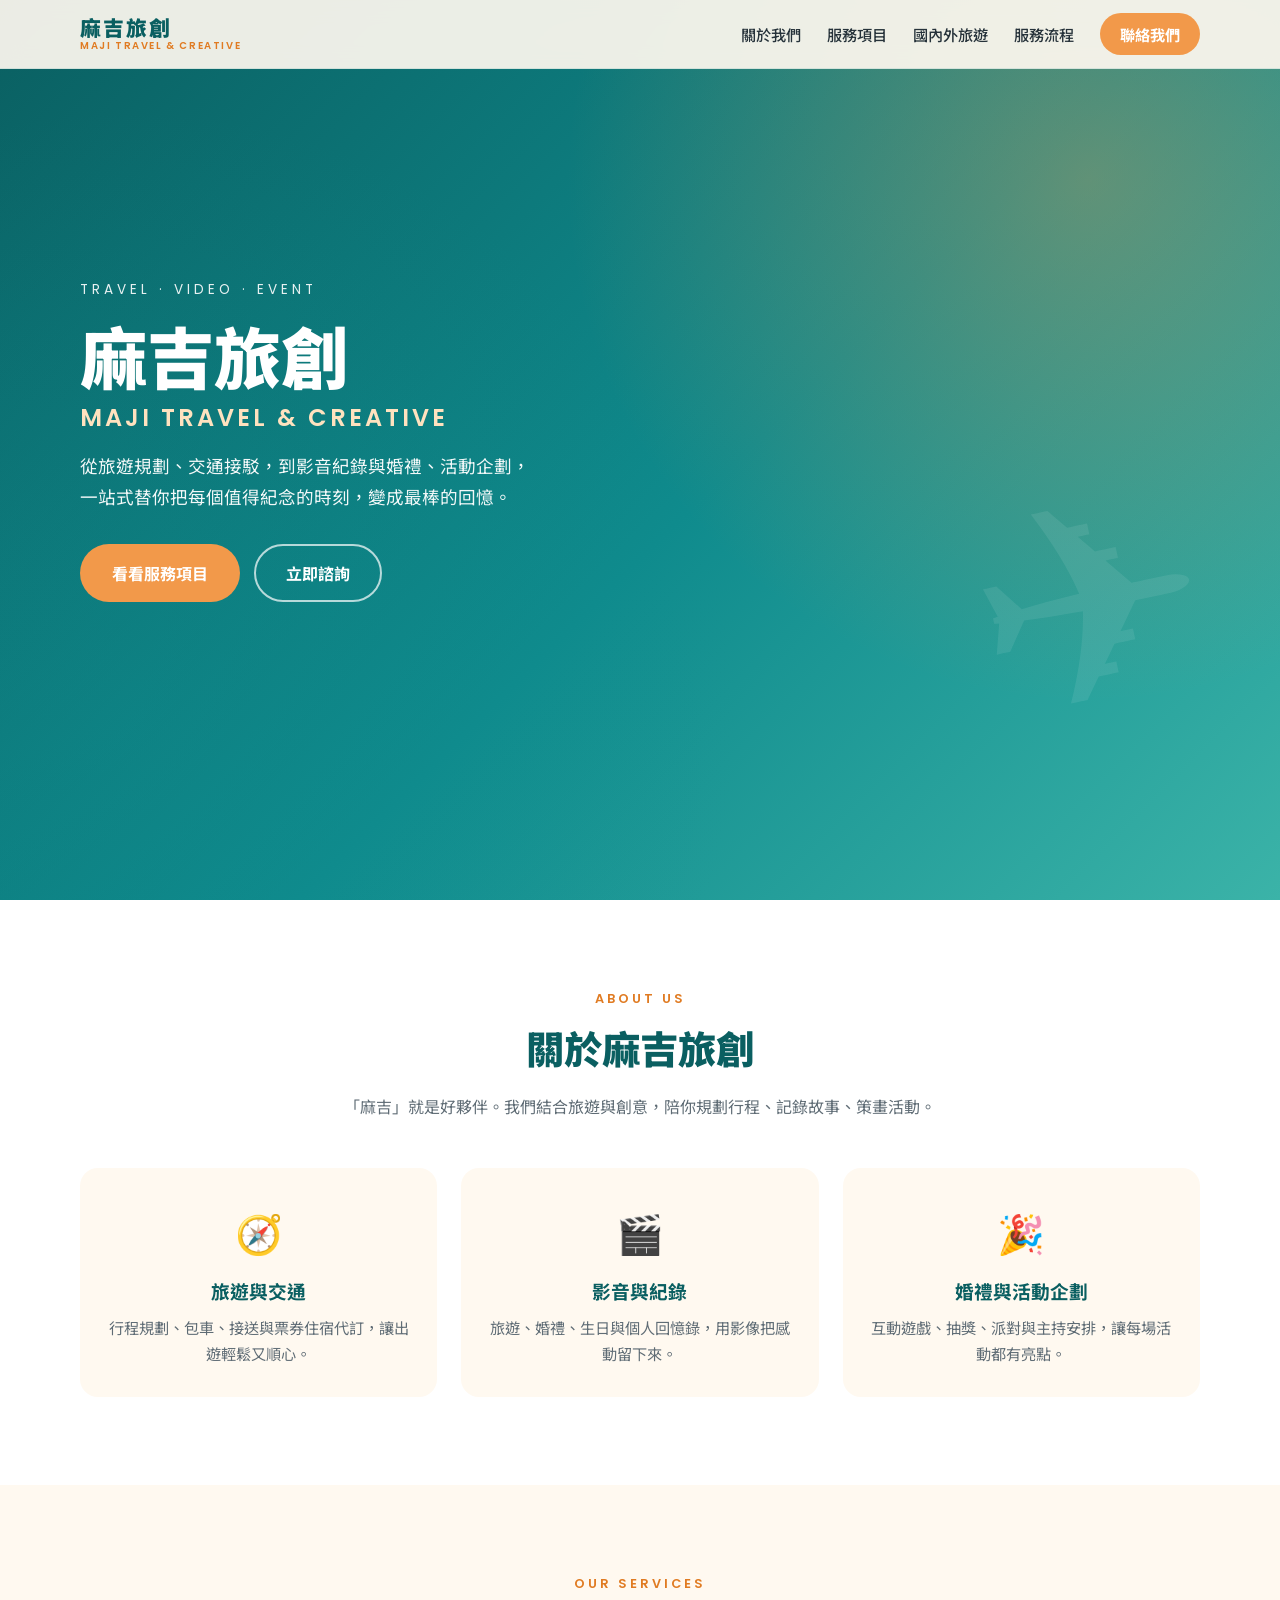
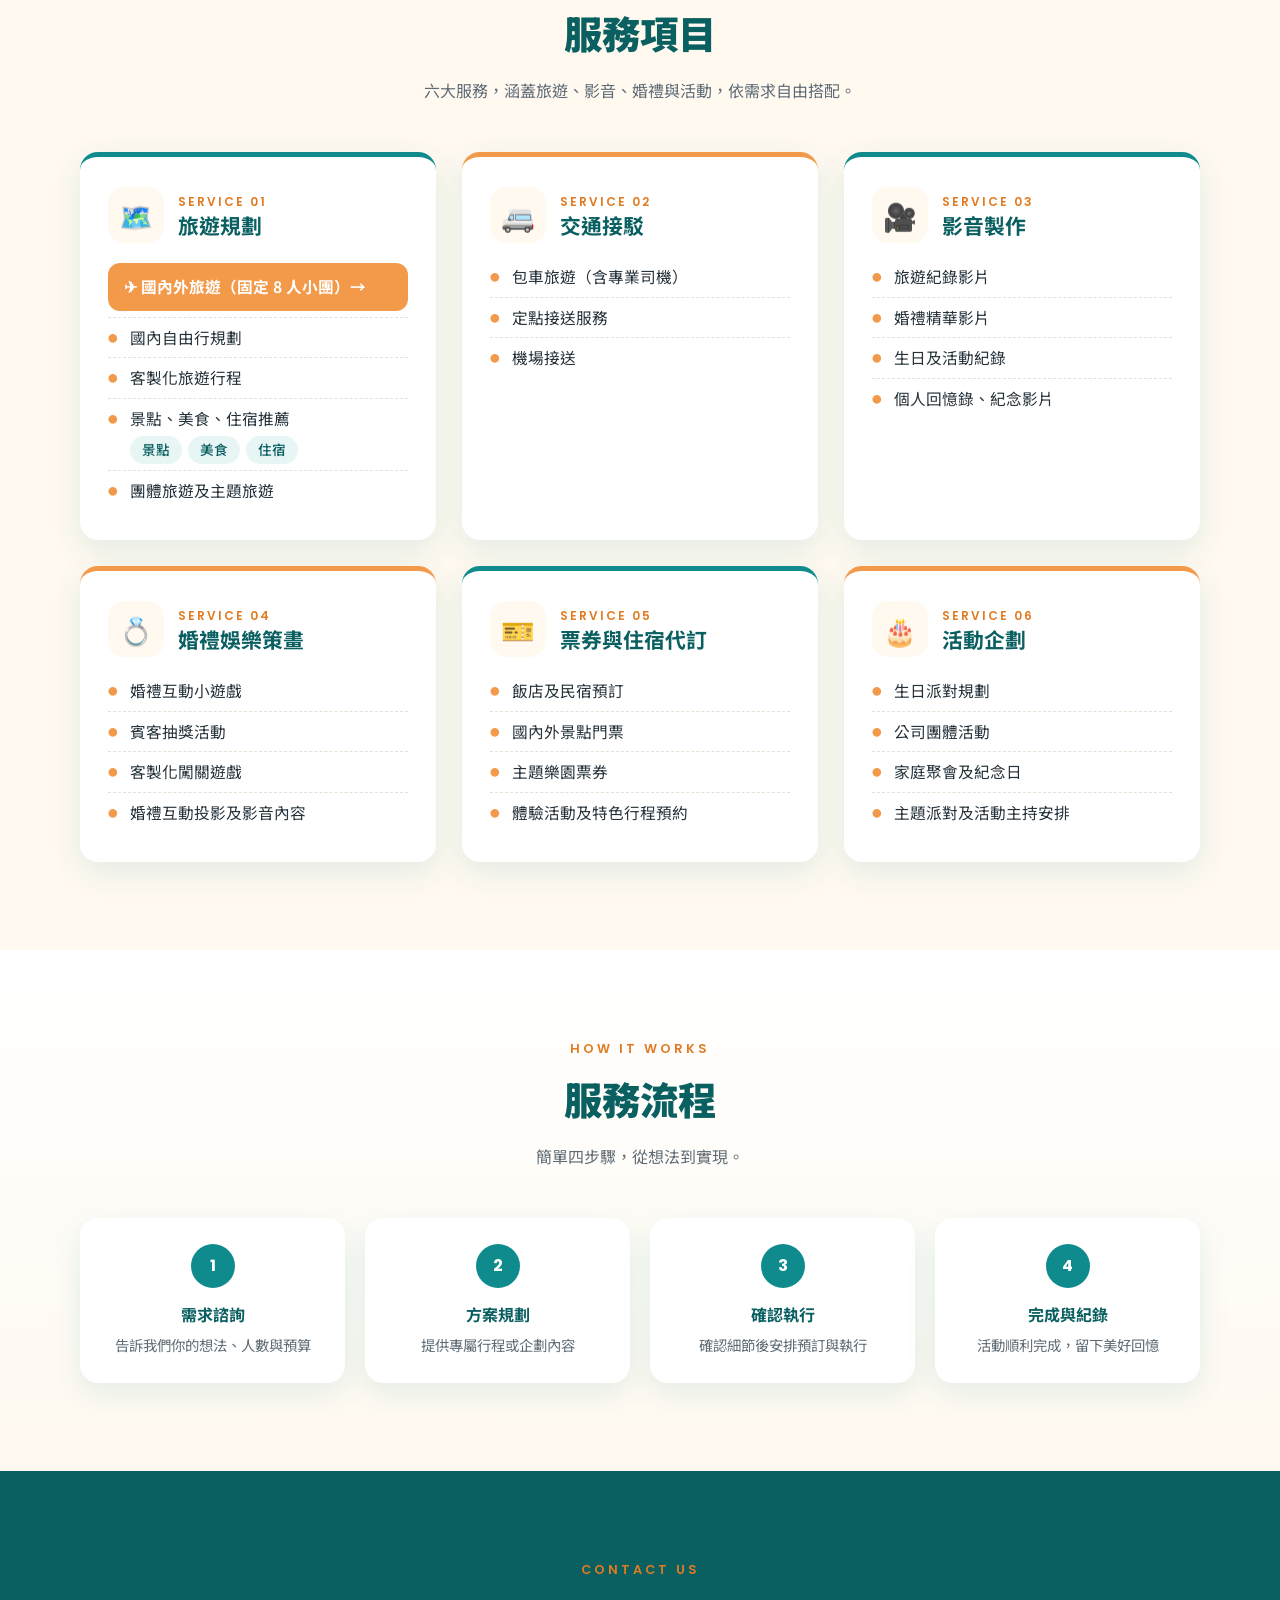
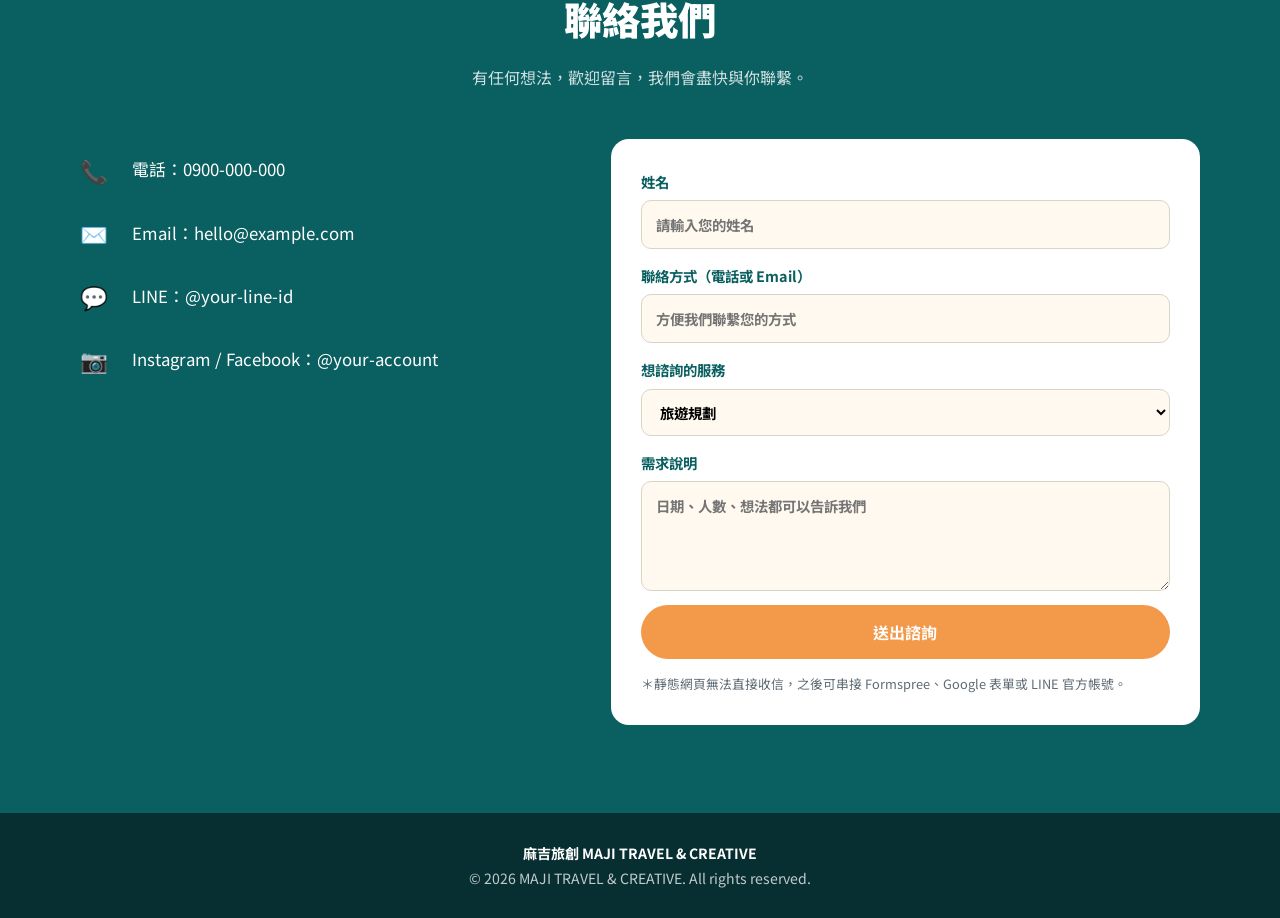
<file: index.html>
<!DOCTYPE html>
<html lang="zh-Hant">
<head>
  <meta charset="UTF-8">
  <meta name="viewport" content="width=device-width, initial-scale=1.0">
  <title>麻吉旅創 MAJI TRAVEL & CREATIVE｜旅遊規劃・影音製作・活動企劃</title>
  <meta name="description" content="麻吉旅創 MAJI TRAVEL & CREATIVE 提供旅遊規劃、交通接駁、影音製作、婚禮娛樂策畫、票券與住宿代訂、活動企劃等服務。">
  <link rel="preconnect" href="https://fonts.googleapis.com">
  <link rel="preconnect" href="https://fonts.gstatic.com" crossorigin>
  <link href="https://fonts.googleapis.com/css2?family=Noto+Sans+TC:wght@400;500;700;900&family=Poppins:wght@500;600;700&display=swap" rel="stylesheet">
  <style>
    :root {
      --teal: #0f8b8d;
      --teal-dark: #0a5f61;
      --orange: #f2994a;
      --orange-dark: #e07b22;
      --cream: #fff9f0;
      --ink: #26323a;
      --muted: #5f6c75;
      --card: #ffffff;
      --radius: 18px;
      --shadow: 0 10px 30px rgba(15, 139, 141, 0.12);
    }
    * { box-sizing: border-box; margin: 0; padding: 0; }
    html { scroll-behavior: smooth; scroll-padding-top: 76px; }
    body {
      font-family: "Noto Sans TC", "Microsoft JhengHei", sans-serif;
      color: var(--ink);
      background: var(--cream);
      line-height: 1.75;
    }
    a { color: inherit; text-decoration: none; }
    ul { list-style: none; }
    .container { width: min(1120px, 92%); margin: 0 auto; }

    /* ---------- Header ---------- */
    header {
      position: fixed; top: 0; left: 0; right: 0; z-index: 100;
      background: rgba(255, 249, 240, 0.92);
      backdrop-filter: blur(10px);
      border-bottom: 1px solid rgba(15, 139, 141, 0.12);
    }
    .nav { display: flex; align-items: center; justify-content: space-between; height: 68px; }
    .brand { display: flex; flex-direction: column; line-height: 1.15; }
    .brand strong { font-size: 1.3rem; color: var(--teal-dark); font-weight: 900; letter-spacing: 2px; }
    .brand span { font-family: "Poppins", sans-serif; font-size: 0.62rem; letter-spacing: 1.6px; color: var(--orange-dark); font-weight: 600; }
    .menu { display: flex; gap: 26px; align-items: center; font-weight: 500; font-size: 0.95rem; }
    .menu a:hover { color: var(--teal); }
    .menu .cta {
      background: var(--orange); color: #fff; padding: 8px 20px; border-radius: 999px; font-weight: 700;
      transition: background .2s, transform .2s;
    }
    .menu .cta:hover { background: var(--orange-dark); color: #fff; transform: translateY(-1px); }
    .burger { display: none; background: none; border: 0; font-size: 1.8rem; color: var(--teal-dark); cursor: pointer; }

    /* ---------- Hero ---------- */
    .hero {
      min-height: 100vh;
      display: flex; align-items: center;
      padding-top: 68px;
      background:
        radial-gradient(circle at 85% 20%, rgba(242,153,74,.35), transparent 40%),
        radial-gradient(circle at 10% 80%, rgba(15,139,141,.30), transparent 45%),
        linear-gradient(135deg, #0a5f61 0%, #0f8b8d 55%, #3bb3a8 100%);
      color: #fff;
      position: relative; overflow: hidden;
    }
    .hero::after {
      content: "✈"; position: absolute; right: 6%; bottom: 8%;
      font-size: clamp(8rem, 22vw, 18rem); opacity: .08; transform: rotate(-12deg);
    }
    .hero-inner { position: relative; z-index: 1; max-width: 720px; }
    .eyebrow { font-family: "Poppins", sans-serif; letter-spacing: 4px; font-size: .85rem; opacity: .9; }
    .hero h1 { font-size: clamp(2.4rem, 6vw, 4.2rem); line-height: 1.2; margin: 14px 0 8px; font-weight: 900; }
    .hero h1 small { display: block; font-family: "Poppins", sans-serif; font-size: clamp(1rem, 2.4vw, 1.5rem); letter-spacing: 3px; font-weight: 600; color: #ffe2bf; margin-top: 8px; }
    .hero p { font-size: 1.1rem; opacity: .95; margin: 18px 0 32px; max-width: 560px; }
    .btns { display: flex; gap: 14px; flex-wrap: wrap; }
    .btn {
      display: inline-block; padding: 13px 30px; border-radius: 999px; font-weight: 700;
      border: 2px solid transparent; transition: all .2s; cursor: pointer; font-size: 1rem; font-family: inherit;
    }
    .btn-primary { background: var(--orange); color: #fff; }
    .btn-primary:hover { background: var(--orange-dark); transform: translateY(-2px); }
    .btn-ghost { border-color: rgba(255,255,255,.7); color: #fff; }
    .btn-ghost:hover { background: rgba(255,255,255,.15); }

    /* ---------- Sections ---------- */
    section { padding: 88px 0; }
    .section-head { text-align: center; margin-bottom: 48px; }
    .section-head .tag { font-family: "Poppins", sans-serif; color: var(--orange-dark); letter-spacing: 3px; font-size: .8rem; font-weight: 600; }
    .section-head h2 { font-size: clamp(1.8rem, 4vw, 2.4rem); color: var(--teal-dark); margin-top: 4px; font-weight: 900; }
    .section-head p { color: var(--muted); max-width: 600px; margin: 10px auto 0; }

    /* About */
    .about { background: #fff; }
    .about-grid { display: grid; grid-template-columns: repeat(3, 1fr); gap: 24px; }
    .about-item { text-align: center; padding: 30px 22px; border-radius: var(--radius); background: var(--cream); }
    .about-item .ico { font-size: 2.4rem; }
    .about-item h3 { margin: 10px 0 6px; color: var(--teal-dark); }
    .about-item p { color: var(--muted); font-size: .95rem; }

    /* Services */
    .services-grid { display: grid; grid-template-columns: repeat(auto-fit, minmax(320px, 1fr)); gap: 26px; }
    .card {
      background: var(--card); border-radius: var(--radius); padding: 30px 28px;
      box-shadow: var(--shadow); border-top: 5px solid var(--teal);
      transition: transform .25s, box-shadow .25s;
    }
    .card:nth-child(even) { border-top-color: var(--orange); }
    .card:hover { transform: translateY(-6px); box-shadow: 0 16px 36px rgba(15,139,141,.2); }
    .card-top { display: flex; align-items: center; gap: 14px; margin-bottom: 14px; }
    .card-top .ico {
      width: 56px; height: 56px; display: grid; place-items: center; font-size: 1.7rem;
      background: var(--cream); border-radius: 16px;
    }
    .card-top .num { font-family: "Poppins", sans-serif; font-size: .75rem; color: var(--orange-dark); font-weight: 600; letter-spacing: 2px; }
    .card-top h3 { font-size: 1.3rem; color: var(--teal-dark); line-height: 1.3; }
    .card li { position: relative; padding: 6px 0 6px 22px; border-bottom: 1px dashed #e6e0d5; font-size: .98rem; }
    .card li:last-child { border-bottom: 0; }
    .card li::before { content: "●"; position: absolute; left: 0; color: var(--orange); font-size: .6rem; top: 12px; }
    .card li ul { margin-top: 4px; display: flex; flex-wrap: wrap; gap: 6px; }
    .card li ul li {
      padding: 2px 12px; border: 0; background: #e8f5f5; color: var(--teal-dark);
      border-radius: 999px; font-size: .85rem; font-weight: 500;
    }
    .card li ul li::before { display: none; }

    .card li.featured { padding-left: 0; }
    .card li.featured::before { display: none; }
    .card li.featured a {
      display: block; background: var(--orange); color: #fff; font-weight: 700;
      padding: 10px 16px; border-radius: 12px; transition: background .2s, transform .2s;
    }
    .card li.featured a:hover { background: var(--orange-dark); transform: translateY(-2px); }

    /* Process */
    .process { background: linear-gradient(180deg, #fff 0%, var(--cream) 100%); }
    .steps { display: grid; grid-template-columns: repeat(4, 1fr); gap: 20px; counter-reset: step; }
    .step { text-align: center; padding: 26px 16px; background: #fff; border-radius: var(--radius); box-shadow: var(--shadow); }
    .step::before {
      counter-increment: step; content: counter(step);
      display: grid; place-items: center; width: 44px; height: 44px; margin: 0 auto 12px;
      border-radius: 50%; background: var(--teal); color: #fff; font-family: "Poppins", sans-serif; font-weight: 700;
    }
    .step h4 { color: var(--teal-dark); margin-bottom: 4px; }
    .step p { color: var(--muted); font-size: .9rem; }

    /* Contact */
    .contact { background: var(--teal-dark); color: #fff; }
    .contact .section-head h2 { color: #fff; }
    .contact .section-head p { color: rgba(255,255,255,.8); }
    .contact-grid { display: grid; grid-template-columns: 1fr 1.2fr; gap: 40px; align-items: start; }
    .contact-info li { padding: 12px 0; display: flex; gap: 12px; align-items: center; font-size: 1.05rem; }
    .contact-info .ico { font-size: 1.4rem; width: 40px; }
    form { background: #fff; color: var(--ink); padding: 30px; border-radius: var(--radius); display: grid; gap: 14px; }
    label { font-weight: 700; font-size: .9rem; color: var(--teal-dark); display: grid; gap: 6px; }
    input, select, textarea {
      font: inherit; padding: 11px 14px; border: 1.5px solid #d9d4c8; border-radius: 10px; background: var(--cream);
    }
    input:focus, select:focus, textarea:focus { outline: none; border-color: var(--teal); background: #fff; }
    textarea { min-height: 110px; resize: vertical; }
    .form-note { font-size: .8rem; color: var(--muted); }
    .toast { display: none; background: #e8f5f5; color: var(--teal-dark); padding: 12px 16px; border-radius: 10px; font-weight: 700; }

    footer { background: #072f31; color: rgba(255,255,255,.75); text-align: center; padding: 28px 0; font-size: .88rem; }
    footer strong { color: #fff; }

    /* Reveal animation */
    .reveal { opacity: 0; transform: translateY(24px); transition: opacity .7s, transform .7s; }
    .reveal.show { opacity: 1; transform: none; }

    /* ---------- Responsive ---------- */
    @media (max-width: 860px) {
      .burger { display: block; }
      .menu {
        position: absolute; top: 68px; left: 0; right: 0; flex-direction: column; gap: 0;
        background: var(--cream); border-bottom: 1px solid rgba(15,139,141,.15);
        max-height: 0; overflow: hidden; transition: max-height .3s;
      }
      .menu.open { max-height: 420px; }
      .menu a { padding: 14px 0; width: 100%; text-align: center; }
      .menu .cta { border-radius: 0; background: transparent; color: var(--orange-dark); }
      .about-grid, .contact-grid { grid-template-columns: 1fr; }
      .steps { grid-template-columns: repeat(2, 1fr); }
      .services-grid { grid-template-columns: 1fr; }
      section { padding: 64px 0; }
    }
    @media (max-width: 480px) { .steps { grid-template-columns: 1fr; } }
  </style>
</head>
<body>

  <!-- ===== Header ===== -->
  <header>
    <div class="container nav">
      <a href="#home" class="brand">
        <strong>麻吉旅創</strong>
        <span>MAJI TRAVEL &amp; CREATIVE</span>
      </a>
      <button class="burger" id="burger" aria-label="開啟選單">☰</button>
      <nav class="menu" id="menu">
        <a href="#about">關於我們</a>
        <a href="#services">服務項目</a>
        <a href="travel.html">國內外旅遊</a>
        <a href="#process">服務流程</a>
        <a href="#contact" class="cta">聯絡我們</a>
      </nav>
    </div>
  </header>

  <!-- ===== Hero ===== -->
  <section class="hero" id="home">
    <div class="container">
      <div class="hero-inner">
        <div class="eyebrow">TRAVEL · VIDEO · EVENT</div>
        <h1>麻吉旅創
          <small>MAJI TRAVEL &amp; CREATIVE</small>
        </h1>
        <p>從旅遊規劃、交通接駁，到影音紀錄與婚禮、活動企劃，<br>一站式替你把每個值得紀念的時刻，變成最棒的回憶。</p>
        <div class="btns">
          <a href="#services" class="btn btn-primary">看看服務項目</a>
          <a href="#contact" class="btn btn-ghost">立即諮詢</a>
        </div>
      </div>
    </div>
  </section>

  <!-- ===== About ===== -->
  <section class="about" id="about">
    <div class="container">
      <div class="section-head reveal">
        <div class="tag">ABOUT US</div>
        <h2>關於麻吉旅創</h2>
        <p>「麻吉」就是好夥伴。我們結合旅遊與創意，陪你規劃行程、記錄故事、策畫活動。</p>
      </div>
      <div class="about-grid">
        <div class="about-item reveal">
          <div class="ico">🧭</div>
          <h3>旅遊與交通</h3>
          <p>行程規劃、包車、接送與票券住宿代訂，讓出遊輕鬆又順心。</p>
        </div>
        <div class="about-item reveal">
          <div class="ico">🎬</div>
          <h3>影音與紀錄</h3>
          <p>旅遊、婚禮、生日與個人回憶錄，用影像把感動留下來。</p>
        </div>
        <div class="about-item reveal">
          <div class="ico">🎉</div>
          <h3>婚禮與活動企劃</h3>
          <p>互動遊戲、抽獎、派對與主持安排，讓每場活動都有亮點。</p>
        </div>
      </div>
    </div>
  </section>

  <!-- ===== Services ===== -->
  <section id="services">
    <div class="container">
      <div class="section-head reveal">
        <div class="tag">OUR SERVICES</div>
        <h2>服務項目</h2>
        <p>六大服務，涵蓋旅遊、影音、婚禮與活動，依需求自由搭配。</p>
      </div>

      <div class="services-grid">

        <article class="card reveal">
          <div class="card-top">
            <div class="ico">🗺️</div>
            <div><div class="num">SERVICE 01</div><h3>旅遊規劃</h3></div>
          </div>
          <ul>
            <li class="featured"><a href="travel.html">✈ 國內外旅遊（固定 8 人小團）→</a></li>
            <li>國內自由行規劃</li>
            <li>客製化旅遊行程</li>
            <li>景點、美食、住宿推薦
              <ul>
                <li>景點</li><li>美食</li><li>住宿</li>
              </ul>
            </li>
            <li>團體旅遊及主題旅遊</li>
          </ul>
        </article>

        <article class="card reveal">
          <div class="card-top">
            <div class="ico">🚐</div>
            <div><div class="num">SERVICE 02</div><h3>交通接駁</h3></div>
          </div>
          <ul>
            <li>包車旅遊（含專業司機）</li>
            <li>定點接送服務</li>
            <li>機場接送</li>
          </ul>
        </article>

        <article class="card reveal">
          <div class="card-top">
            <div class="ico">🎥</div>
            <div><div class="num">SERVICE 03</div><h3>影音製作</h3></div>
          </div>
          <ul>
            <li>旅遊紀錄影片</li>
            <li>婚禮精華影片</li>
            <li>生日及活動紀錄</li>
            <li>個人回憶錄、紀念影片</li>
          </ul>
        </article>

        <article class="card reveal">
          <div class="card-top">
            <div class="ico">💍</div>
            <div><div class="num">SERVICE 04</div><h3>婚禮娛樂策畫</h3></div>
          </div>
          <ul>
            <li>婚禮互動小遊戲</li>
            <li>賓客抽獎活動</li>
            <li>客製化闖關遊戲</li>
            <li>婚禮互動投影及影音內容</li>
          </ul>
        </article>

        <article class="card reveal">
          <div class="card-top">
            <div class="ico">🎫</div>
            <div><div class="num">SERVICE 05</div><h3>票券與住宿代訂</h3></div>
          </div>
          <ul>
            <li>飯店及民宿預訂</li>
            <li>國內外景點門票</li>
            <li>主題樂園票券</li>
            <li>體驗活動及特色行程預約</li>
          </ul>
        </article>

        <article class="card reveal">
          <div class="card-top">
            <div class="ico">🎂</div>
            <div><div class="num">SERVICE 06</div><h3>活動企劃</h3></div>
          </div>
          <ul>
            <li>生日派對規劃</li>
            <li>公司團體活動</li>
            <li>家庭聚會及紀念日</li>
            <li>主題派對及活動主持安排</li>
          </ul>
        </article>

      </div>
    </div>
  </section>

  <!-- ===== Process ===== -->
  <section class="process" id="process">
    <div class="container">
      <div class="section-head reveal">
        <div class="tag">HOW IT WORKS</div>
        <h2>服務流程</h2>
        <p>簡單四步驟，從想法到實現。</p>
      </div>
      <div class="steps">
        <div class="step reveal"><h4>需求諮詢</h4><p>告訴我們你的想法、人數與預算</p></div>
        <div class="step reveal"><h4>方案規劃</h4><p>提供專屬行程或企劃內容</p></div>
        <div class="step reveal"><h4>確認執行</h4><p>確認細節後安排預訂與執行</p></div>
        <div class="step reveal"><h4>完成與紀錄</h4><p>活動順利完成，留下美好回憶</p></div>
      </div>
    </div>
  </section>

  <!-- ===== Contact ===== -->
  <section class="contact" id="contact">
    <div class="container">
      <div class="section-head reveal">
        <div class="tag">CONTACT US</div>
        <h2>聯絡我們</h2>
        <p>有任何想法，歡迎留言，我們會盡快與你聯繫。</p>
      </div>
      <div class="contact-grid">
        <ul class="contact-info reveal">
          <!-- TODO：請改成你們真實的聯絡資訊 -->
          <li><span class="ico">📞</span> 電話：0900-000-000</li>
          <li><span class="ico">✉️</span> Email：hello@example.com</li>
          <li><span class="ico">💬</span> LINE：@your-line-id</li>
          <li><span class="ico">📷</span> Instagram / Facebook：@your-account</li>
        </ul>

        <form class="reveal" id="contactForm">
          <label>姓名
            <input type="text" name="name" required placeholder="請輸入您的姓名">
          </label>
          <label>聯絡方式（電話或 Email）
            <input type="text" name="contact" required placeholder="方便我們聯繫您的方式">
          </label>
          <label>想諮詢的服務
            <select name="service">
              <option>旅遊規劃</option>
              <option>交通接駁</option>
              <option>影音製作</option>
              <option>婚禮娛樂策畫</option>
              <option>票券與住宿代訂</option>
              <option>活動企劃</option>
              <option>其他</option>
            </select>
          </label>
          <label>需求說明
            <textarea name="message" placeholder="日期、人數、想法都可以告訴我們"></textarea>
          </label>
          <button type="submit" class="btn btn-primary">送出諮詢</button>
          <div class="toast" id="toast">謝謝您的留言！（此為示範表單，尚未串接寄送功能）</div>
          <p class="form-note">＊靜態網頁無法直接收信，之後可串接 Formspree、Google 表單或 LINE 官方帳號。</p>
        </form>
      </div>
    </div>
  </section>

  <footer>
    <div class="container">
      <p><strong>麻吉旅創 MAJI TRAVEL &amp; CREATIVE</strong></p>
      <p>&copy; <span id="year">2026</span> MAJI TRAVEL &amp; CREATIVE. All rights reserved.</p>
    </div>
  </footer>

  <script>
    // 手機版選單
    const burger = document.getElementById('burger');
    const menu = document.getElementById('menu');
    burger.addEventListener('click', () => menu.classList.toggle('open'));
    menu.querySelectorAll('a').forEach(a => a.addEventListener('click', () => menu.classList.remove('open')));

    // 捲動淡入
    const io = new IntersectionObserver((entries) => {
      entries.forEach(e => { if (e.isIntersecting) { e.target.classList.add('show'); io.unobserve(e.target); } });
    }, { threshold: 0.12 });
    document.querySelectorAll('.reveal').forEach(el => io.observe(el));

    // 表單（示範用）
    document.getElementById('contactForm').addEventListener('submit', (e) => {
      e.preventDefault();
      document.getElementById('toast').style.display = 'block';
      e.target.reset();
    });

    // 年份
    document.getElementById('year').textContent = new Date().getFullYear();
  </script>
</body>
</html>
</file>
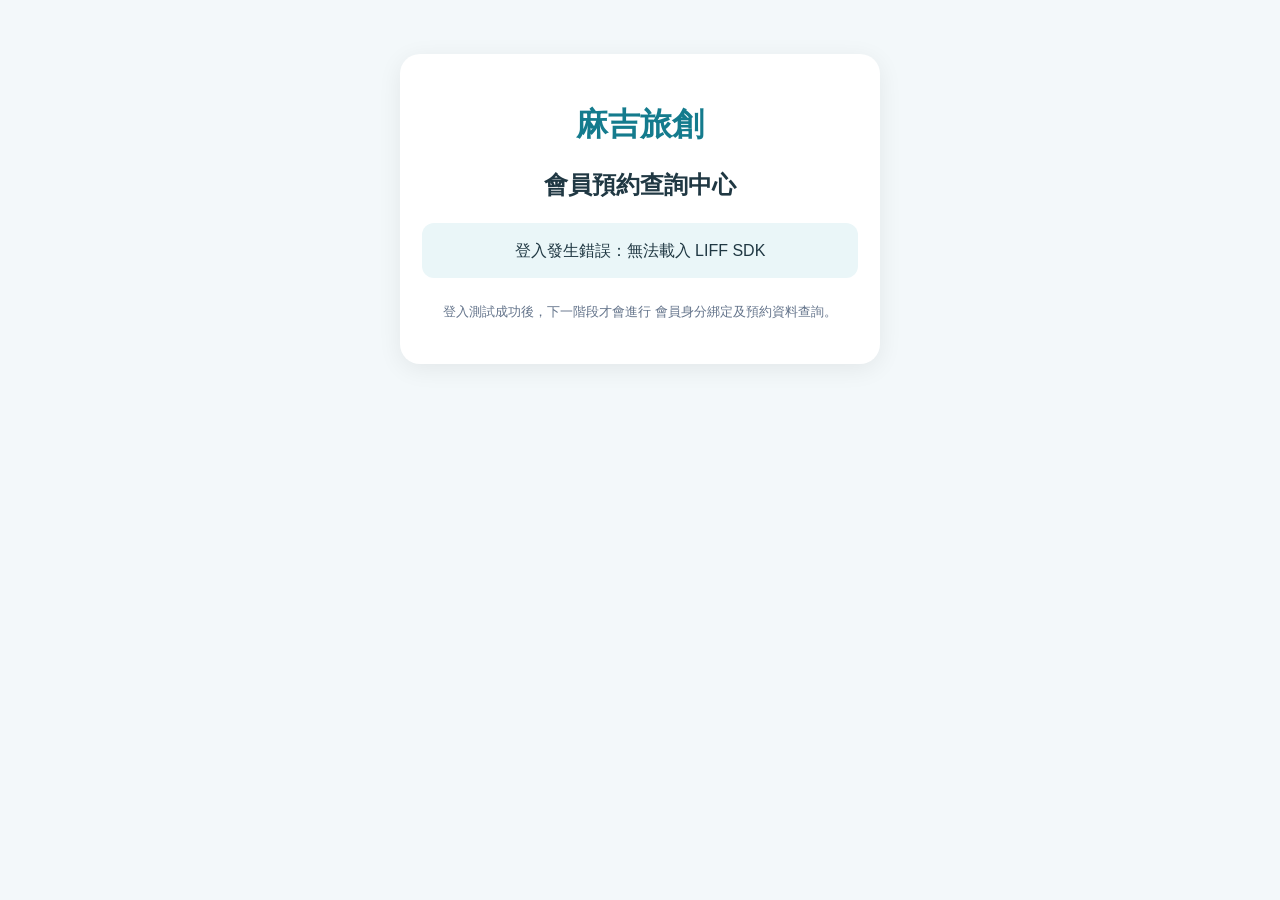
<file: booking.html>
<!DOCTYPE html>
<html lang="zh-Hant">
<head>
  <meta charset="UTF-8">
  <meta name="viewport"
        content="width=device-width, initial-scale=1">

  <title>麻吉旅創｜我的預約</title>

  <script src="https://static.line-scdn.net/liff/edge/2/sdk.js"></script>

  <style>
    * { box-sizing: border-box; }

    body {
      margin: 0;
      padding: 24px 16px;
      background: #f3f8fa;
      font-family: Arial, "Noto Sans TC", sans-serif;
      color: #203843;
    }

    .card {
      max-width: 480px;
      margin: 30px auto;
      padding: 28px 22px;
      background: white;
      border-radius: 20px;
      text-align: center;
      box-shadow: 0 5px 24px #00000012;
    }

    h1 { color: #147b8d; }

    .status {
      margin: 22px 0;
      padding: 14px;
      background: #eaf6f8;
      border-radius: 12px;
      line-height: 1.7;
    }

    #avatar {
      display: none;
      width: 84px;
      height: 84px;
      margin: 15px auto;
      border-radius: 50%;
    }

    button {
      width: 100%;
      margin-top: 12px;
      padding: 15px;
      border: 0;
      border-radius: 12px;
      background: #147b8d;
      color: white;
      font-size: 16px;
    }

    button:disabled { background: #94a3b8; }

    .note {
      margin-top: 20px;
      font-size: 13px;
      color: #64748b;
      line-height: 1.8;
    }
  </style>
</head>

<body>
  <main class="card">
    <h1>麻吉旅創</h1>
    <h2>會員預約查詢中心</h2>

    <div id="status" class="status">
      準備初始化 LINE...
    </div>

    <img id="avatar" alt="LINE 頭像">

    <h3 id="welcome"></h3>

    <p id="environment" class="note"></p>

    <button id="loginBtn"
            style="display:none"
            onclick="loginLINE()">
      使用 LINE 登入
    </button>

    
    <div id="bindingPanel" style="display:none; margin-top:24px;">
      <h3>首次綁定我的預約</h3>
    
      <p class="note">
        請輸入曾經報名的預約編號。
        送出後由麻吉旅創客服確認您的身分，
        審核通過後才能查詢預約紀錄。
      </p>
    
      <form id="bindingForm">
        <input
          type="text"
          id="bookingId"
          placeholder="請輸入預約編號 BK..."
          autocomplete="off"
          required
          maxlength="40"
          style="width:100%; padding:14px;
                 border:1px solid #cbd5e1;
                 border-radius:10px; font-size:16px;"
        >
    
        <button type="submit" id="bindingSubmit">
          送出會員綁定申請
        </button>
      </form>
    
      <p id="bindingResult" class="note"
         role="status" aria-live="polite"></p>
    </div>


    <p class="note">
      登入測試成功後，下一階段才會進行
      會員身分綁定及預約資料查詢。
    </p>
  </main>

  <script>
    const LIFF_ID = "2012421997-YTZUdATT";

    const statusBox = document.getElementById("status");
    const loginBtn = document.getElementById("loginBtn");

    function showStatus(message) {
      statusBox.textContent = message;
    }

    async function startLIFF() {
      try {
        if (!window.liff) {
          throw new Error("無法載入 LIFF SDK");
        }

        if (LIFF_ID === "請填入你的LIFF_ID") {
          throw new Error("請先填入 LIFF ID");
        }

        showStatus("正在初始化 LINE...");

        await liff.init({ liffId: LIFF_ID });

        document.getElementById("environment").textContent =
          liff.isInClient()
            ? "目前在 LINE 內開啟"
            : "目前在外部瀏覽器開啟";

        if (!liff.isLoggedIn()) {
          showStatus("尚未登入 LINE");
          loginBtn.style.display = "block";
          return;
        }

        showStatus("正在取得 LINE 會員資料...");

        const profile = await liff.getProfile();

        document.getElementById("welcome").textContent =
          "您好，" + profile.displayName;

        if (profile.pictureUrl) {
          const avatar = document.getElementById("avatar");
          avatar.src = profile.pictureUrl;
          avatar.style.display = "block";
        }

        loginBtn.style.display = "none";        
        showStatus("正在驗證 LINE 會員身分...");

        const idToken = liff.getIDToken();
        
        if (!idToken) {
          throw new Error("找不到 LINE ID token，請確認 openid 權限");
        }
        
        const response = await fetch(
          "https://maji-travel-api.mistakt14.workers.dev/verify-line",
          {
            method: "POST",
            headers: {
              "Content-Type": "application/json"
            },
            body: JSON.stringify({
              idToken: idToken
            })
          }
        );
        
        const result = await response.json();
        
        if (!response.ok || !result.success) {
          throw new Error(
            result.error || "LINE 身分驗證失敗"
          );
        }
        
        showStatus("LINE 會員身分驗證成功！");
        document.getElementById("bindingPanel").style.display = "block";


      } catch (error) {
        showStatus(
          "登入發生錯誤：" +
          (error.message || String(error))
        );
        console.error(error);
      }
    }

    function loginLINE() {
      if (!liff.isLoggedIn() && !liff.isInClient()) {
        liff.login({
          redirectUri: window.location.origin +
                       window.location.pathname
        });
      } else {
        showStatus("請重新透過 LIFF 網址開啟頁面");
      }
    }
    
document.getElementById("bindingForm")
  .addEventListener("submit", async function(event) {

    event.preventDefault();

    const bookingId = document
      .getElementById("bookingId")
      .value.trim().toUpperCase();

    const resultBox = document
      .getElementById("bindingResult");

    const submitBtn = document
      .getElementById("bindingSubmit");

    if (!/^BK[A-Z0-9-]{8,40}$/.test(bookingId)) {
      resultBox.textContent = "請輸入正確的預約編號";
      return;
    }

    if (!liff.isLoggedIn()) {
      resultBox.textContent = "請先登入 LINE";
      return;
    }

    const idToken = liff.getIDToken();

    if (!idToken) {
      resultBox.textContent = "LINE 登入憑證不存在，請重新登入";
      return;
    }

    submitBtn.disabled = true;
    resultBox.textContent = "正在送出申請...";

    try {
      const response = await fetch(
        "https://maji-travel-api.mistakt14.workers.dev/binding-request",
        {
          method: "POST",
          headers: {
            "Content-Type": "application/json"
          },
          body: JSON.stringify({
            idToken: idToken,
            bookingId: bookingId
          })
        }
      );

      const data = await response.json();

      if (!response.ok || !data.success) {
        throw new Error(data.error || "申請失敗");
      }

      resultBox.textContent =
        data.message || "申請已送出，等待客服審核";

      document.getElementById("bookingId").value = "";

    } catch (error) {
      resultBox.textContent =
        "送出失敗：" + (error.message || "請稍後再試");

    } finally {
      submitBtn.disabled = false;
    }
  });

    startLIFF();
  </script>
</body>
</html>
</file>
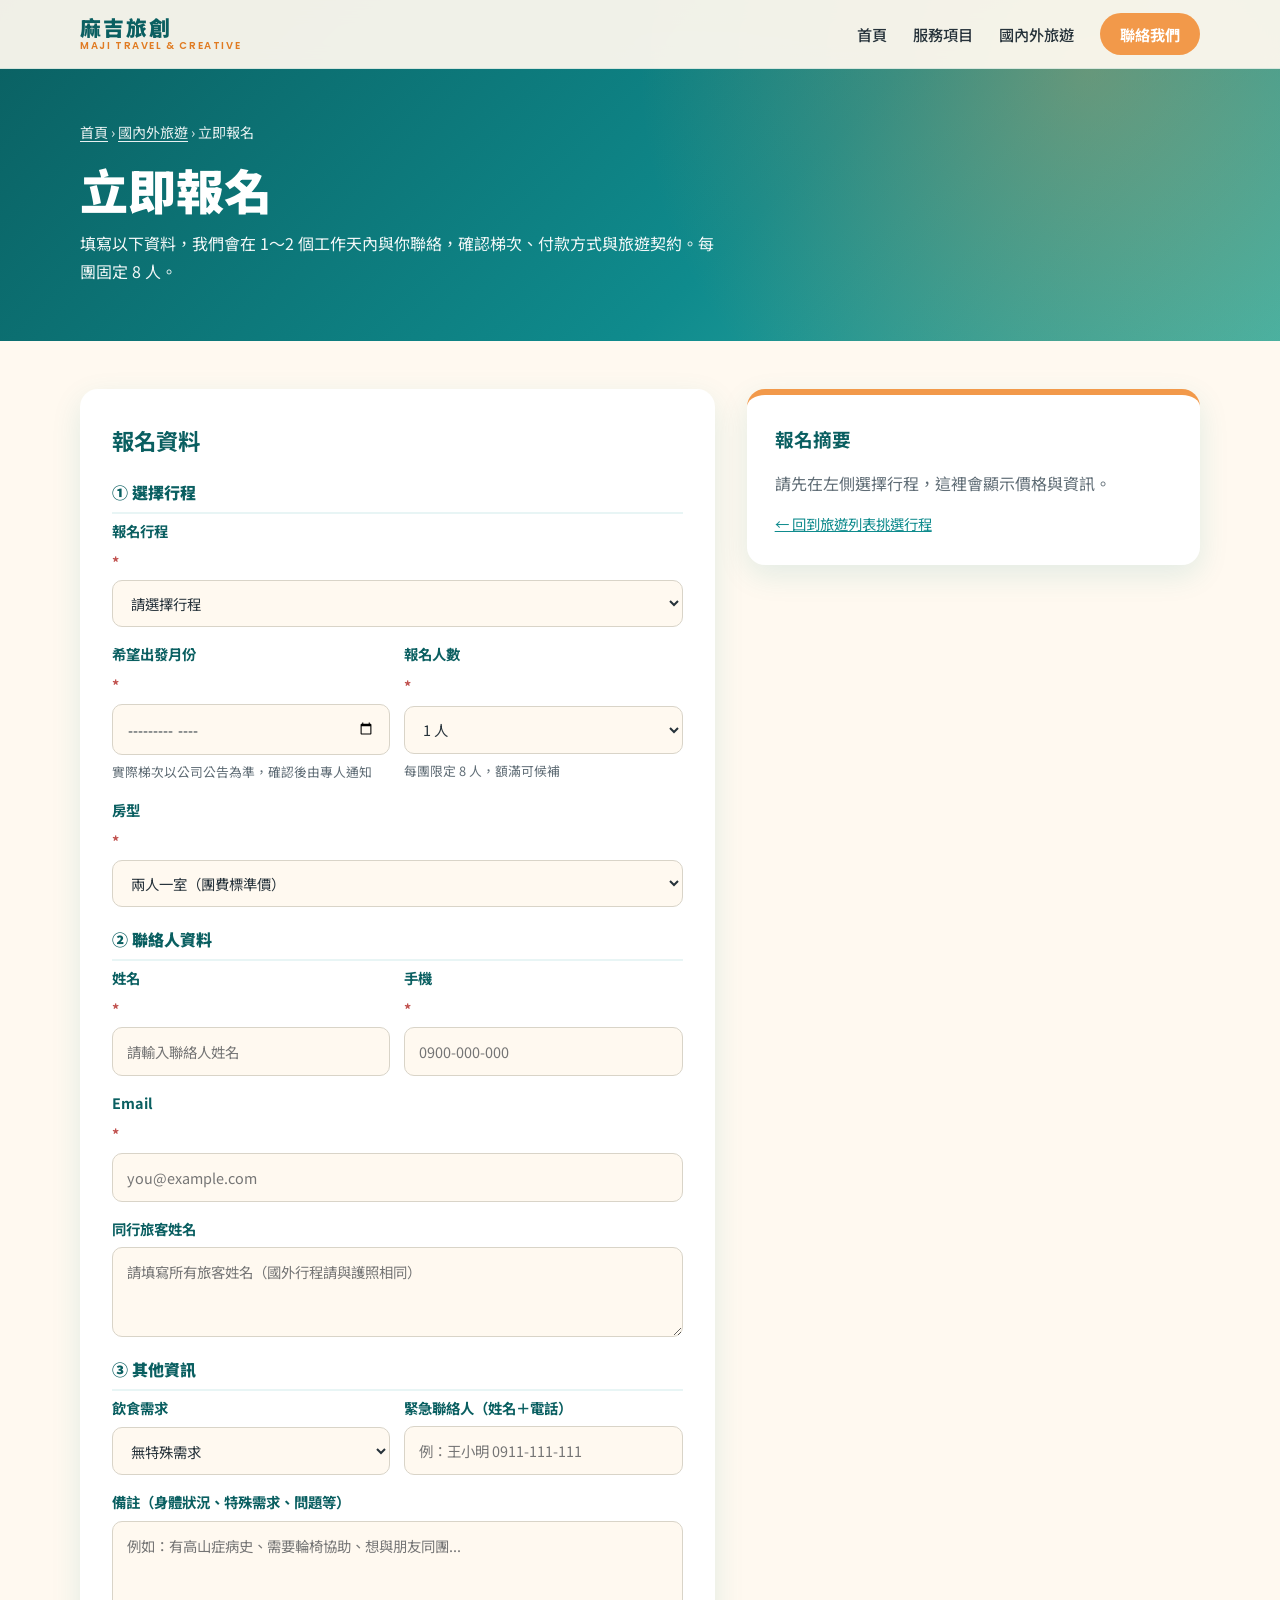
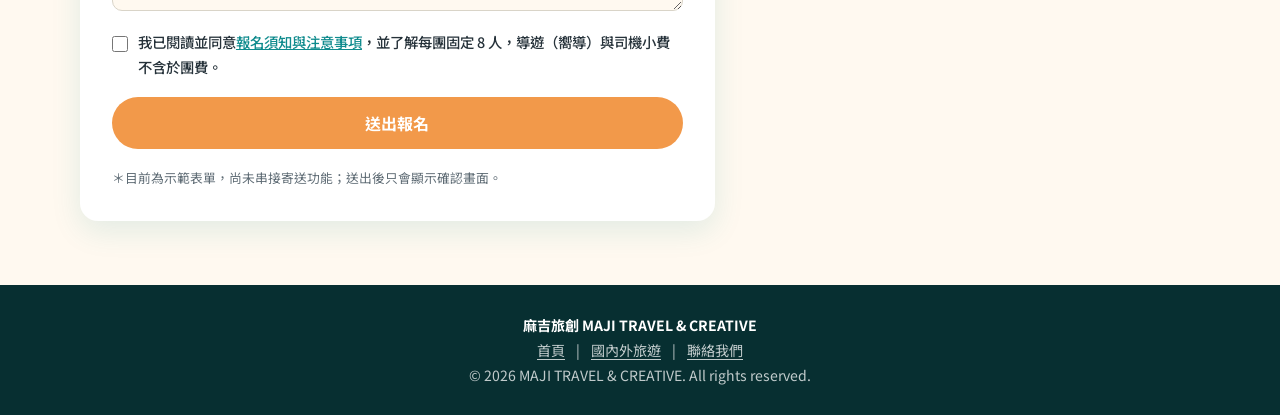
<file: signup.html>
<!DOCTYPE html>
<html lang="zh-Hant">
<head>
  <meta charset="UTF-8">
  <meta name="viewport" content="width=device-width, initial-scale=1.0">
  <title>立即報名｜麻吉旅創 MAJI TRAVEL & CREATIVE</title>
  <link rel="preconnect" href="https://fonts.googleapis.com">
  <link rel="preconnect" href="https://fonts.gstatic.com" crossorigin>
  <link href="https://fonts.googleapis.com/css2?family=Noto+Sans+TC:wght@400;500;700;900&family=Poppins:wght@500;600;700&display=swap" rel="stylesheet">
  <link rel="stylesheet" href="common.css">
  <style>
    section { padding: 48px 0 64px; }
    .layout { display: grid; grid-template-columns: 1.4fr 1fr; gap: 32px; align-items: start; }

    form { background: #fff; border-radius: var(--radius); box-shadow: var(--shadow); padding: 32px; display: grid; gap: 18px; }
    form h2 { color: var(--teal-dark); font-size: 1.4rem; }
    fieldset { border: 0; display: grid; gap: 14px; }
    legend { font-weight: 900; color: var(--teal-dark); margin-bottom: 4px; padding-bottom: 6px; border-bottom: 2px solid #e8f5f5; width: 100%; }
    .row { display: grid; grid-template-columns: 1fr 1fr; gap: 14px; }
    label { font-weight: 700; font-size: .9rem; color: var(--teal-dark); display: grid; gap: 6px; }
    label .req { color: #c0504d; }
    input, select, textarea {
      font: inherit; padding: 11px 14px; border: 1.5px solid #d9d4c8; border-radius: 10px; background: var(--cream); color: var(--ink); font-weight: 400;
    }
    input:focus, select:focus, textarea:focus { outline: none; border-color: var(--teal); background: #fff; }
    textarea { min-height: 90px; resize: vertical; }
    .help { font-size: .8rem; color: var(--muted); font-weight: 400; }
    .agree { display: flex; gap: 10px; align-items: flex-start; font-weight: 500; color: var(--ink); }
    .agree input { margin-top: 6px; width: 18px; height: 18px; accent-color: var(--teal); }
    .agree a { color: var(--teal); text-decoration: underline; }

    /* 摘要 */
    .summary { position: sticky; top: 88px; background: #fff; border-radius: var(--radius); box-shadow: var(--shadow); padding: 28px; border-top: 6px solid var(--orange); }
    .summary h3 { color: var(--teal-dark); margin-bottom: 14px; }
    .summary .emoji { font-size: 2.4rem; }
    .summary .t-title { font-size: 1.2rem; font-weight: 900; color: var(--teal-dark); line-height: 1.4; }
    .summary .t-name { color: var(--muted); font-size: .92rem; margin-bottom: 10px; }
    .summary dl { display: grid; grid-template-columns: auto 1fr; gap: 6px 14px; font-size: .93rem; }
    .summary dt { color: var(--muted); }
    .summary dd { text-align: right; font-weight: 500; }
    .summary .total { margin-top: 14px; padding-top: 14px; border-top: 1px dashed #d9d4c8; display: flex; justify-content: space-between; align-items: baseline; }
    .summary .total strong { font-family: "Poppins", "Noto Sans TC", sans-serif; font-size: 1.6rem; color: var(--orange-dark); }
    .summary .small { margin-top: 12px; font-size: .82rem; color: var(--muted); }
    .summary .placeholder { color: var(--muted); }
    .summary a.link { display: inline-block; margin-top: 14px; color: var(--teal); text-decoration: underline; font-size: .9rem; }

    /* 完成 */
    .done { background: #fff; border-radius: var(--radius); box-shadow: var(--shadow); padding: 44px 32px; text-align: center; max-width: 640px; margin: 0 auto; }
    .done .big { font-size: 3.4rem; }
    .done h2 { color: var(--teal-dark); margin: 8px 0; }
    .done pre { text-align: left; background: var(--cream); border-radius: 12px; padding: 16px 20px; white-space: pre-wrap; font-family: inherit; margin: 18px 0; font-size: .93rem; line-height: 1.9; }
    .done .btns { display: flex; justify-content: center; gap: 12px; flex-wrap: wrap; }

    @media (max-width: 860px) {
      .layout { grid-template-columns: 1fr; }
      .summary { position: static; order: -1; }
      .row { grid-template-columns: 1fr; }
      form { padding: 24px 20px; }
    }
  </style>
</head>
<body>

  <header>
    <div class="container nav">
      <a href="index.html" class="brand">
        <strong>麻吉旅創</strong>
        <span>MAJI TRAVEL &amp; CREATIVE</span>
      </a>
      <button class="burger" id="burger" aria-label="開啟選單">☰</button>
      <nav class="menu" id="menu">
        <a href="index.html">首頁</a>
        <a href="index.html#services">服務項目</a>
        <a href="travel.html">國內外旅遊</a>
        <a href="index.html#contact" class="cta">聯絡我們</a>
      </nav>
    </div>
  </header>

  <section class="page-hero">
    <div class="container">
      <div class="crumbs">
        <a href="index.html">首頁</a> ›
        <a href="travel.html">國內外旅遊</a> ›
        立即報名
      </div>
      <h1>立即報名</h1>
      <p>填寫以下資料，我們會在 1～2 個工作天內與你聯絡，確認梯次、付款方式與旅遊契約。每團固定 8 人。</p>
    </div>
  </section>

  <section>
    <div class="container">

      <div class="layout" id="formArea">
        <form id="signupForm">
          <h2>報名資料</h2>

          <fieldset>
            <legend>① 選擇行程</legend>
            <label>報名行程 <span class="req">*</span>
              <select id="tour" name="tour" required></select>
            </label>
            <div class="row">
              <label>希望出發月份 <span class="req">*</span>
                <input type="month" id="month" name="month" required>
                <span class="help">實際梯次以公司公告為準，確認後由專人通知</span>
              </label>
              <label>報名人數 <span class="req">*</span>
                <select id="people" name="people" required></select>
                <span class="help">每團限定 8 人，額滿可候補</span>
              </label>
            </div>
            <label>房型 <span class="req">*</span>
              <select id="room" name="room" required>
                <option value="twin">兩人一室（團費標準價）</option>
                <option value="single">單人房（需補差價）</option>
              </select>
            </label>
          </fieldset>

          <fieldset>
            <legend>② 聯絡人資料</legend>
            <div class="row">
              <label>姓名 <span class="req">*</span>
                <input type="text" name="name" required placeholder="請輸入聯絡人姓名">
              </label>
              <label>手機 <span class="req">*</span>
                <input type="tel" name="phone" required placeholder="0900-000-000">
              </label>
            </div>
            <label>Email <span class="req">*</span>
              <input type="email" name="email" required placeholder="you@example.com">
            </label>
            <label>同行旅客姓名
              <textarea name="travelers" placeholder="請填寫所有旅客姓名（國外行程請與護照相同）"></textarea>
            </label>
          </fieldset>

          <fieldset>
            <legend>③ 其他資訊</legend>
            <div class="row">
              <label>飲食需求
                <select name="diet">
                  <option>無特殊需求</option>
                  <option>素食</option>
                  <option>不吃牛肉</option>
                  <option>不吃海鮮</option>
                  <option>其他（請於備註說明）</option>
                </select>
              </label>
              <label>緊急聯絡人（姓名＋電話）
                <input type="text" name="emergency" placeholder="例：王小明 0911-111-111">
              </label>
            </div>
            <label>備註（身體狀況、特殊需求、問題等）
              <textarea name="note" placeholder="例如：有高山症病史、需要輪椅協助、想與朋友同團..."></textarea>
            </label>
          </fieldset>

          <label class="agree">
            <input type="checkbox" required>
            <span>我已閱讀並同意<a href="travel.html#general" target="_blank">報名須知與注意事項</a>，並了解每團固定 8 人，導遊（嚮導）與司機小費不含於團費。</span>
          </label>

          <button type="submit" class="btn btn-primary">送出報名</button>
          <p class="help">＊目前為示範表單，尚未串接寄送功能；送出後只會顯示確認畫面。</p>
        </form>

        <aside class="summary" id="summary" aria-live="polite"></aside>
      </div>

      <div class="done" id="done" hidden>
        <div class="big">🎉</div>
        <h2>報名資料已送出！</h2>
        <p>謝謝你，我們會盡快與你聯絡。</p>
        <pre id="doneText"></pre>
        <p class="help">（示範頁面：此資料尚未真正寄出，之後串接表單服務後即可使用。）</p>
        <div class="btns" style="margin-top:18px">
          <a href="travel.html?filter=all" class="btn btn-outline">← 回到旅遊列表</a>
          <a href="index.html" class="btn btn-primary">回到首頁</a>
        </div>
      </div>

    </div>
  </section>

  <footer>
    <div class="container">
      <p><strong>麻吉旅創 MAJI TRAVEL &amp; CREATIVE</strong></p>
      <p><a href="index.html">首頁</a> | <a href="travel.html">國內外旅遊</a> | <a href="index.html#contact">聯絡我們</a></p>
      <p>&copy; <span id="year">2026</span> MAJI TRAVEL &amp; CREATIVE. All rights reserved.</p>
    </div>
  </footer>

  <script src="tours.js"></script>
  <script src="common.js"></script>
  <script>
    const tourSel = document.getElementById('tour');
    const peopleSel = document.getElementById('people');
    const roomSel = document.getElementById('room');
    const monthInput = document.getElementById('month');
    const summary = document.getElementById('summary');
    const form = document.getElementById('signupForm');

    // 行程下拉選單（國內／國外分組）
    function optGroup(label, region) {
      return `<optgroup label="${label}">` +
        TOURS.filter(t => t.region === region)
             .map(t => `<option value="${t.id}">${t.name}（${money(t.price)}／人）</option>`).join('') +
        '</optgroup>';
    }
    tourSel.innerHTML = '<option value="">請選擇行程</option>' + optGroup('國內旅遊', 'domestic') + optGroup('國外旅遊', 'overseas');

    // 人數 1～8
    peopleSel.innerHTML = Array.from({ length: GROUP_SIZE }, (_, i) => `<option value="${i + 1}">${i + 1} 人</option>`).join('');

    // 月份最小值 = 當月
    const now = new Date();
    monthInput.min = now.getFullYear() + '-' + String(now.getMonth() + 1).padStart(2, '0');

    // 從網址帶入行程：signup.html?tour=alishan
    const param = new URLSearchParams(location.search).get('tour');
    if (param && TOURS.some(t => t.id === param)) tourSel.value = param;

    function currentTour() { return TOURS.find(t => t.id === tourSel.value); }

    function update() {
      const t = currentTour();

      // 單人房選項：沒有差價的行程（如山屋通舖）不提供
      const singleOpt = roomSel.querySelector('option[value="single"]');
      const canSingle = t ? t.single > 0 : true;
      singleOpt.disabled = !canSingle;
      singleOpt.textContent = t && !canSingle ? '單人房（此行程為山屋通舖，不提供）' : '單人房（需補差價）';
      if (!canSingle && roomSel.value === 'single') roomSel.value = 'twin';

      if (!t) {
        summary.innerHTML = `<h3>報名摘要</h3><p class="placeholder">請先在左側選擇行程，這裡會顯示價格與資訊。</p>
          <a class="link" href="travel.html?filter=all">← 回到旅遊列表挑選行程</a>`;
        return;
      }

      const n = Number(peopleSel.value);
      const nights = t.dayCount - 1;
      const base = t.price * n;
      const singleFee = roomSel.value === 'single' ? t.single * nights * n : 0;
      const total = base + singleFee;
      const tipDay = t.tip.guide + t.tip.driver;
      const tipTotal = tipDay * t.dayCount * n;

      summary.innerHTML = `
        <h3>報名摘要</h3>
        <div class="emoji">${t.emoji}</div>
        <div class="t-title">${t.title}</div>
        <div class="t-name">${t.name}｜${REGION_LABEL[t.region]}旅遊</div>
        <dl>
          <dt>每人團費</dt><dd>${money(t.price)}</dd>
          <dt>人數</dt><dd>${n} 人</dd>
          ${singleFee ? `<dt>單人房差價</dt><dd>${money(singleFee)}</dd>` : ''}
          <dt>導遊（嚮導）小費</dt><dd>每人每天 ${money(t.tip.guide)}</dd>
          <dt>司機小費</dt><dd>每人每天 ${money(t.tip.driver)}</dd>
        </dl>
        <div class="total"><span>團費合計</span><strong>${money(total)}</strong></div>
        <p class="small">小費不含於團費，${t.dayCount} 天每人約 ${money(tipDay * t.dayCount)}，${n} 人共約 ${money(tipTotal)}，請於行程中自備現金。<br>
        每團限定 ${GROUP_SIZE} 人，滿 ${GROUP_SIZE} 人出發。</p>
        <a class="link" href="travel.html?filter=${t.region}#${t.id}">← 回到「${REGION_LABEL[t.region]}旅遊」列表</a>`;
    }

    tourSel.addEventListener('change', () => {
      const url = new URL(location.href);
      if (tourSel.value) url.searchParams.set('tour', tourSel.value); else url.searchParams.delete('tour');
      history.replaceState(null, '', url);
      update();
    });
    peopleSel.addEventListener('change', update);
    roomSel.addEventListener('change', update);

    form.addEventListener('submit', e => {
      e.preventDefault();
      const t = currentTour();
      const d = new FormData(form);
      const n = Number(d.get('people'));
      const nights = t.dayCount - 1;
      const total = t.price * n + (d.get('room') === 'single' ? t.single * nights * n : 0);
      document.getElementById('doneText').textContent =
        `行程：${t.name}\n` +
        `希望出發月份：${d.get('month')}\n` +
        `人數：${n} 人（${d.get('room') === 'single' ? '單人房' : '兩人一室'}）\n` +
        `團費合計：${money(total)}\n` +
        `聯絡人：${d.get('name')}　${d.get('phone')}\n` +
        `Email：${d.get('email')}`;
      document.getElementById('formArea').hidden = true;
      document.getElementById('done').hidden = false;
      window.scrollTo({ top: 0, behavior: 'smooth' });
    });

    update();
  </script>
</body>
</html>
</file>
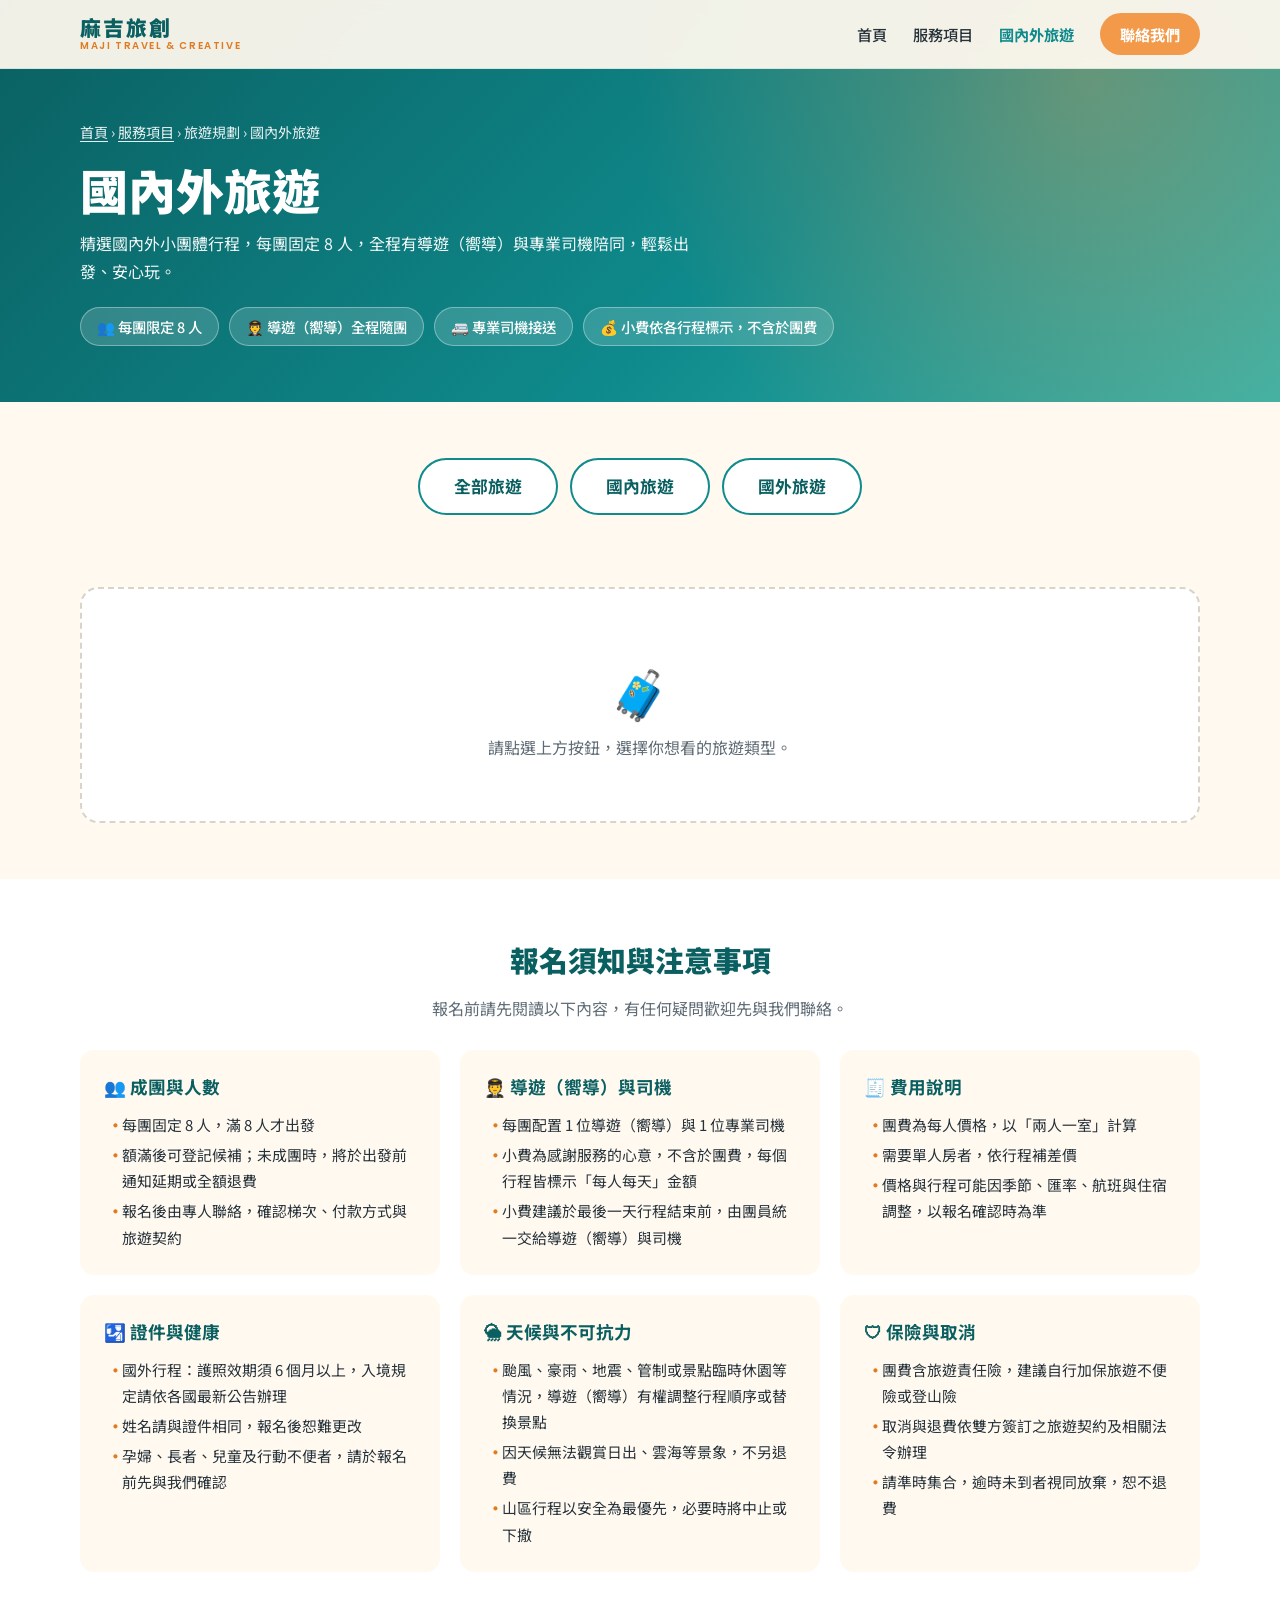
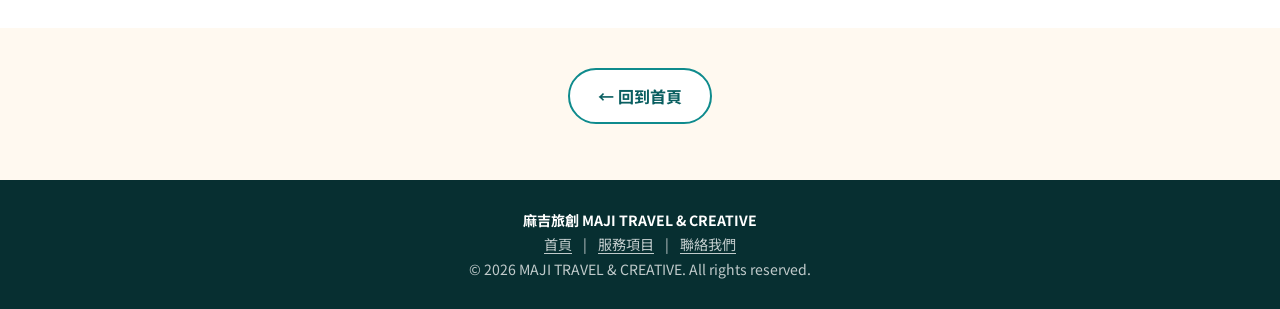
<file: travel.html>
<!DOCTYPE html>
<html lang="zh-Hant">
<head>
  <meta charset="UTF-8">
  <meta name="viewport" content="width=device-width, initial-scale=1.0">
  <title>國內外旅遊｜麻吉旅創 MAJI TRAVEL & CREATIVE</title>
  <meta name="description" content="麻吉旅創國內外旅遊：阿里山、清境、嘉明湖、麗寶樂園、東京迪士尼、釜山、香港、新加坡，每團限定 8 人，導遊與司機全程陪同。">
  <link rel="preconnect" href="https://fonts.googleapis.com">
  <link rel="preconnect" href="https://fonts.gstatic.com" crossorigin>
  <link href="https://fonts.googleapis.com/css2?family=Noto+Sans+TC:wght@400;500;700;900&family=Poppins:wght@500;600;700&display=swap" rel="stylesheet">
  <link rel="stylesheet" href="common.css">
  <style>
    section { padding: 56px 0; }

    /* 團體資訊 chips */
    .info-chips { display: flex; flex-wrap: wrap; gap: 10px; margin-top: 22px; }
    .info-chips span {
      background: rgba(255,255,255,.16); border: 1px solid rgba(255,255,255,.35);
      padding: 6px 16px; border-radius: 999px; font-size: .9rem; font-weight: 500;
    }

    /* Tabs */
    .tabs { display: flex; justify-content: center; gap: 12px; flex-wrap: wrap; margin-bottom: 14px; }
    .tab {
      padding: 12px 34px; border-radius: 999px; border: 2px solid var(--teal); background: #fff;
      color: var(--teal-dark); font: inherit; font-weight: 700; font-size: 1.05rem; cursor: pointer; transition: all .2s;
    }
    .tab:hover { background: #e8f5f5; }
    .tab.active { background: var(--teal); color: #fff; box-shadow: var(--shadow); }
    .tab-hint { text-align: center; color: var(--muted); margin-bottom: 30px; min-height: 1.75em; }

    .empty {
      text-align: center; padding: 60px 20px; border: 2px dashed #d9d4c8; border-radius: var(--radius);
      color: var(--muted); background: #fff;
    }
    .empty .big { font-size: 3rem; }

    /* Tour card */
    .tour-list { display: grid; gap: 24px; }
    .tour {
      background: var(--card); border-radius: var(--radius); box-shadow: var(--shadow);
      padding: 28px; border-left: 6px solid var(--teal);
    }
    .tour[data-region="overseas"] { border-left-color: var(--orange); }
    .tour-head { display: flex; gap: 18px; align-items: center; }
    .tour-emoji { font-size: 2.6rem; width: 72px; height: 72px; display: grid; place-items: center; background: var(--cream); border-radius: 20px; flex: none; }
    .tour-title { flex: 1; }
    .tour-title h3 { font-size: 1.4rem; color: var(--teal-dark); line-height: 1.35; }
    .tour-title .sub { color: var(--muted); font-size: .95rem; }
    .chips { display: flex; gap: 6px; flex-wrap: wrap; margin-bottom: 4px; }
    .chip { font-size: .75rem; padding: 1px 12px; border-radius: 999px; background: #eef2f3; color: var(--muted); font-weight: 700; }
    .chip.domestic { background: #e8f5f5; color: var(--teal-dark); }
    .chip.overseas { background: #fdeedb; color: var(--orange-dark); }
    .tour-price { text-align: right; flex: none; }
    .tour-price small { display: block; color: var(--muted); font-size: .78rem; line-height: 1.4; }
    .tour-price strong { font-family: "Poppins", "Noto Sans TC", sans-serif; font-size: 1.6rem; color: var(--orange-dark); line-height: 1.3; }
    .tagline { margin: 16px 0; color: var(--ink); font-size: 1.02rem; }
    .tour-actions { display: flex; gap: 12px; flex-wrap: wrap; }

    /* Detail */
    .detail { margin-top: 24px; padding-top: 24px; border-top: 1px dashed #d9d4c8; }
    .detail h4 { color: var(--teal-dark); font-size: 1.1rem; margin: 22px 0 10px; display: flex; align-items: center; gap: 8px; }
    .detail h4:first-child { margin-top: 0; }
    .detail h4::before { content: ""; width: 5px; height: 1.1em; background: var(--orange); border-radius: 3px; }
    .tags { display: flex; flex-wrap: wrap; gap: 8px; }
    .tags li { background: #e8f5f5; color: var(--teal-dark); padding: 3px 14px; border-radius: 999px; font-size: .9rem; font-weight: 500; }
    .day { display: flex; gap: 16px; margin-bottom: 16px; }
    .day-badge {
      flex: none; width: 74px; height: 34px; display: grid; place-items: center; border-radius: 10px;
      background: var(--teal); color: #fff; font-family: "Poppins", sans-serif; font-weight: 600; font-size: .85rem;
    }
    .day-body { flex: 1; background: var(--cream); border-radius: 14px; padding: 16px 20px; }
    .day-body h5 { font-size: 1.05rem; color: var(--teal-dark); margin-bottom: 6px; }
    .day-body ul li { position: relative; padding: 2px 0 2px 18px; font-size: .95rem; }
    .day-body ul li::before { content: "•"; position: absolute; left: 4px; color: var(--orange-dark); font-weight: 900; }
    .meals { display: grid; grid-template-columns: repeat(3, 1fr); gap: 8px; margin-top: 12px; }
    .meals div { background: #fff; border-radius: 10px; padding: 8px 12px; font-size: .85rem; }
    .meals b { display: block; color: var(--teal-dark); font-size: .8rem; }
    .chef {
      margin-top: 14px; padding: 16px 20px; border-radius: 14px;
      background: linear-gradient(135deg, #fff3e1, #ffe8c8); border: 1px solid #f2d4a6; font-weight: 500;
    }
    .two-col { display: grid; grid-template-columns: 1fr 1fr; gap: 16px; }
    .box { background: var(--cream); border-radius: 14px; padding: 16px 20px; }
    .box h5 { font-size: 1rem; margin-bottom: 6px; color: var(--teal-dark); }
    .box li { position: relative; padding: 2px 0 2px 20px; font-size: .93rem; }
    .box.inc li::before { content: "✔"; position: absolute; left: 0; color: var(--teal); font-weight: 900; }
    .box.exc li::before { content: "✕"; position: absolute; left: 0; color: #c0504d; font-weight: 900; }
    .tip-box { background: #fff3e1; border: 1px solid #f2d4a6; border-radius: 14px; padding: 16px 20px; font-size: .95rem; }
    .tip-box strong { color: var(--orange-dark); }
    .notes li { position: relative; padding: 3px 0 3px 22px; font-size: .93rem; }
    .notes li::before { content: "⚠"; position: absolute; left: 0; font-size: .8rem; top: 7px; }
    .detail-cta { margin-top: 24px; text-align: center; }

    /* 通用注意事項 */
    .general { background: #fff; }
    .general h2 { text-align: center; color: var(--teal-dark); font-size: 1.8rem; font-weight: 900; margin-bottom: 8px; }
    .general .lead { text-align: center; color: var(--muted); margin-bottom: 28px; }
    .general-grid { display: grid; grid-template-columns: repeat(auto-fit, minmax(300px, 1fr)); gap: 20px; }
    .general-grid .box { padding: 22px 24px; }
    .general-grid .box h3 { font-size: 1.1rem; color: var(--teal-dark); margin-bottom: 8px; }
    .general-grid .box li { padding-left: 18px; position: relative; font-size: .93rem; }
    .general-grid .box li::before { content: "•"; position: absolute; left: 4px; color: var(--orange-dark); font-weight: 900; }

    .back-wrap { text-align: center; padding: 40px 0 56px; }

    @media (max-width: 760px) {
      .tour { padding: 22px 18px; }
      .tour-head { flex-wrap: wrap; }
      .tour-price { text-align: left; width: 100%; display: flex; align-items: baseline; gap: 10px; }
      .tour-price small { display: inline; }
      .two-col, .meals { grid-template-columns: 1fr; }
      .day { flex-direction: column; gap: 8px; }
      .day-badge { width: 70px; }
      .tab { padding: 10px 22px; font-size: 1rem; }
    }
  </style>
</head>
<body>

  <header>
    <div class="container nav">
      <a href="index.html" class="brand">
        <strong>麻吉旅創</strong>
        <span>MAJI TRAVEL &amp; CREATIVE</span>
      </a>
      <button class="burger" id="burger" aria-label="開啟選單">☰</button>
      <nav class="menu" id="menu">
        <a href="index.html">首頁</a>
        <a href="index.html#services">服務項目</a>
        <a href="travel.html" class="active">國內外旅遊</a>
        <a href="index.html#contact" class="cta">聯絡我們</a>
      </nav>
    </div>
  </header>

  <section class="page-hero">
    <div class="container">
      <div class="crumbs">
        <a href="index.html">首頁</a> ›
        <a href="index.html#services">服務項目</a> ›
        旅遊規劃 › 國內外旅遊
      </div>
      <h1>國內外旅遊</h1>
      <p>精選國內外小團體行程，每團固定 8 人，全程有導遊（嚮導）與專業司機陪同，輕鬆出發、安心玩。</p>
      <div class="info-chips">
        <span>👥 每團限定 8 人</span>
        <span>🧑‍✈️ 導遊（嚮導）全程隨團</span>
        <span>🚐 專業司機接送</span>
        <span>💰 小費依各行程標示，不含於團費</span>
      </div>
    </div>
  </section>

  <section>
    <div class="container">
      <div class="tabs" role="group" aria-label="行程分類">
        <button class="tab" data-filter="all" aria-pressed="false">全部旅遊</button>
        <button class="tab" data-filter="domestic" aria-pressed="false">國內旅遊</button>
        <button class="tab" data-filter="overseas" aria-pressed="false">國外旅遊</button>
      </div>
      <p class="tab-hint" id="hint"></p>

      <div class="empty" id="empty">
        <div class="big">🧳</div>
        <p>請點選上方按鈕，選擇你想看的旅遊類型。</p>
      </div>

      <div class="tour-list" id="list"></div>
    </div>
  </section>

  <section class="general" id="general">
    <div class="container">
      <h2>報名須知與注意事項</h2>
      <p class="lead">報名前請先閱讀以下內容，有任何疑問歡迎先與我們聯絡。</p>
      <div class="general-grid">
        <div class="box">
          <h3>👥 成團與人數</h3>
          <ul>
            <li>每團固定 8 人，滿 8 人才出發</li>
            <li>額滿後可登記候補；未成團時，將於出發前通知延期或全額退費</li>
            <li>報名後由專人聯絡，確認梯次、付款方式與旅遊契約</li>
          </ul>
        </div>
        <div class="box">
          <h3>🧑‍✈️ 導遊（嚮導）與司機</h3>
          <ul>
            <li>每團配置 1 位導遊（嚮導）與 1 位專業司機</li>
            <li>小費為感謝服務的心意，不含於團費，每個行程皆標示「每人每天」金額</li>
            <li>小費建議於最後一天行程結束前，由團員統一交給導遊（嚮導）與司機</li>
          </ul>
        </div>
        <div class="box">
          <h3>🧾 費用說明</h3>
          <ul>
            <li>團費為每人價格，以「兩人一室」計算</li>
            <li>需要單人房者，依行程補差價</li>
            <li>價格與行程可能因季節、匯率、航班與住宿調整，以報名確認時為準</li>
          </ul>
        </div>
        <div class="box">
          <h3>🛂 證件與健康</h3>
          <ul>
            <li>國外行程：護照效期須 6 個月以上，入境規定請依各國最新公告辦理</li>
            <li>姓名請與證件相同，報名後恕難更改</li>
            <li>孕婦、長者、兒童及行動不便者，請於報名前先與我們確認</li>
          </ul>
        </div>
        <div class="box">
          <h3>🌦 天候與不可抗力</h3>
          <ul>
            <li>颱風、豪雨、地震、管制或景點臨時休園等情況，導遊（嚮導）有權調整行程順序或替換景點</li>
            <li>因天候無法觀賞日出、雲海等景象，不另退費</li>
            <li>山區行程以安全為最優先，必要時將中止或下撤</li>
          </ul>
        </div>
        <div class="box">
          <h3>🛡 保險與取消</h3>
          <ul>
            <li>團費含旅遊責任險，建議自行加保旅遊不便險或登山險</li>
            <li>取消與退費依雙方簽訂之旅遊契約及相關法令辦理</li>
            <li>請準時集合，逾時未到者視同放棄，恕不退費</li>
          </ul>
        </div>
      </div>
    </div>
  </section>

  <div class="back-wrap">
    <a href="index.html" class="btn btn-outline">← 回到首頁</a>
  </div>

  <footer>
    <div class="container">
      <p><strong>麻吉旅創 MAJI TRAVEL &amp; CREATIVE</strong></p>
      <p><a href="index.html">首頁</a> | <a href="index.html#services">服務項目</a> | <a href="index.html#contact">聯絡我們</a></p>
      <p>&copy; <span id="year">2026</span> MAJI TRAVEL &amp; CREATIVE. All rights reserved.</p>
    </div>
  </footer>

  <script src="tours.js"></script>
  <script src="common.js"></script>
  <script>
    const list = document.getElementById('list');
    const empty = document.getElementById('empty');
    const hint = document.getElementById('hint');
    const tabs = document.querySelectorAll('.tab');
    const hintText = {
      all: '全部旅遊',
      domestic: '國內旅遊',
      overseas: '國外旅遊'
    };

    function li(arr) { return arr.map(x => `<li>${x}</li>`).join(''); }

    function card(t) {
      const tipDay = t.tip.guide + t.tip.driver;
      const tipTotal = tipDay * t.dayCount;
      const days = t.days.map((d, i) => `
        <div class="day">
          <div class="day-badge">Day ${i + 1}</div>
          <div class="day-body">
            <h5>${d.title}</h5>
            <ul>${li(d.plan)}</ul>
            <div class="meals">
              <div><b>🍳 早餐</b>${d.meals.b}</div>
              <div><b>🍜 午餐</b>${d.meals.l}</div>
              <div><b>🍽 晚餐</b>${d.meals.d}</div>
            </div>
          </div>
        </div>`).join('');

      return `
      <article class="tour" id="${t.id}" data-region="${t.region}">
        <div class="tour-head">
          <div class="tour-emoji">${t.emoji}</div>
          <div class="tour-title">
            <div class="chips">
              <span class="chip ${t.region}">${REGION_LABEL[t.region]}</span>
              <span class="chip">${t.duration}</span>
              <span class="chip">限 ${GROUP_SIZE} 人</span>
            </div>
            <h3>${t.title}</h3>
            <p class="sub">${t.name}</p>
          </div>
          <div class="tour-price">
            <small>每人團費（兩人一室）</small>
            <strong>${money(t.price)}</strong>
          </div>
        </div>
        <p class="tagline">${t.tagline}</p>
        <div class="tour-actions">
          <button class="btn btn-outline toggle" type="button" aria-expanded="false" aria-controls="d-${t.id}">查看詳細行程 ▾</button>
          <a class="btn btn-primary" href="signup.html?tour=${t.id}">立即報名</a>
        </div>

        <div class="detail" id="d-${t.id}" hidden>
          <h4>行程介紹</h4>
          <p>${t.intro}</p>

          <h4>行程亮點</h4>
          <ul class="tags">${li(t.highlights)}</ul>

          <h4>每日行程與三餐</h4>
          ${days}
          ${t.chefNote ? `<div class="chef">🍜 ${t.chefNote}</div>` : ''}

          <h4>費用說明</h4>
          <div class="two-col">
            <div class="box inc"><h5>團費包含</h5><ul>${li(t.includes)}</ul></div>
            <div class="box exc"><h5>團費不含</h5><ul>${li(t.excludes)}</ul></div>
          </div>

          <h4>導遊（嚮導）與司機小費</h4>
          <div class="tip-box">
            導遊（嚮導）小費 <strong>每人每天 ${money(t.tip.guide)}</strong>，司機小費 <strong>每人每天 ${money(t.tip.driver)}</strong>，
            合計每人每天 ${money(tipDay)}，${t.dayCount} 天共 <strong>${money(tipTotal)}</strong>（不含於團費，請自備現金）。
          </div>

          <h4>此行程注意事項與限制</h4>
          <ul class="notes">
            <li>每團限定 ${GROUP_SIZE} 人，滿 ${GROUP_SIZE} 人出發</li>
            ${li(t.notes)}
          </ul>

          <div class="detail-cta">
            <a class="btn btn-primary" href="signup.html?tour=${t.id}">立即報名這個行程</a>
          </div>
        </div>
      </article>`;
    }

    function select(filter) {
      tabs.forEach(tab => {
        const on = tab.dataset.filter === filter;
        tab.classList.toggle('active', on);
        tab.setAttribute('aria-pressed', on);
      });
      const items = TOURS.filter(t => filter === 'all' || t.region === filter);
      empty.hidden = true;
      hint.textContent = `${hintText[filter]}：共 ${items.length} 個行程（點「查看詳細行程」展開內容）`;
      list.innerHTML = items.map(card).join('');
    }

    tabs.forEach(tab => tab.addEventListener('click', () => select(tab.dataset.filter)));

    // 展開／收合詳細行程
    list.addEventListener('click', e => {
      const btn = e.target.closest('.toggle');
      if (!btn) return;
      const panel = document.getElementById(btn.getAttribute('aria-controls'));
      const open = panel.hidden;
      panel.hidden = !open;
      btn.setAttribute('aria-expanded', open);
      btn.textContent = open ? '收合詳細行程 ▴' : '查看詳細行程 ▾';
    });

    // 從報名頁返回時，可用 ?filter=all|domestic|overseas 直接帶入分類
    const f = new URLSearchParams(location.search).get('filter');
    if (f && hintText[f]) select(f);
  </script>
</body>
</html>
</file>
<file: common.css>
/* 麻吉旅創 共用樣式（travel.html / signup.html 使用） */
:root {
  --teal: #0f8b8d;
  --teal-dark: #0a5f61;
  --orange: #f2994a;
  --orange-dark: #e07b22;
  --cream: #fff9f0;
  --ink: #26323a;
  --muted: #5f6c75;
  --card: #ffffff;
  --radius: 18px;
  --shadow: 0 10px 30px rgba(15, 139, 141, 0.12);
}
* { box-sizing: border-box; margin: 0; padding: 0; }
[hidden] { display: none !important; }
html { scroll-behavior: smooth; scroll-padding-top: 84px; }
body {
  font-family: "Noto Sans TC", "Microsoft JhengHei", sans-serif;
  color: var(--ink);
  background: var(--cream);
  line-height: 1.75;
}
a { color: inherit; text-decoration: none; }
ul { list-style: none; }
.container { width: min(1120px, 92%); margin: 0 auto; }

/* Header */
header {
  position: fixed; top: 0; left: 0; right: 0; z-index: 100;
  background: rgba(255, 249, 240, 0.94);
  backdrop-filter: blur(10px);
  border-bottom: 1px solid rgba(15, 139, 141, 0.12);
}
.nav { display: flex; align-items: center; justify-content: space-between; height: 68px; }
.brand { display: flex; flex-direction: column; line-height: 1.15; }
.brand strong { font-size: 1.3rem; color: var(--teal-dark); font-weight: 900; letter-spacing: 2px; }
.brand span { font-family: "Poppins", sans-serif; font-size: 0.62rem; letter-spacing: 1.6px; color: var(--orange-dark); font-weight: 600; }
.menu { display: flex; gap: 26px; align-items: center; font-weight: 500; font-size: 0.95rem; }
.menu a:hover, .menu a.active { color: var(--teal); }
.menu a.active { font-weight: 700; }
.menu .cta {
  background: var(--orange); color: #fff; padding: 8px 20px; border-radius: 999px; font-weight: 700;
  transition: background .2s, transform .2s;
}
.menu .cta:hover { background: var(--orange-dark); color: #fff; transform: translateY(-1px); }
.burger { display: none; background: none; border: 0; font-size: 1.8rem; color: var(--teal-dark); cursor: pointer; }

/* Buttons */
.btn {
  display: inline-block; padding: 12px 28px; border-radius: 999px; font-weight: 700;
  border: 2px solid transparent; transition: all .2s; cursor: pointer; font-size: 1rem; font-family: inherit; text-align: center;
}
.btn-primary { background: var(--orange); color: #fff; }
.btn-primary:hover { background: var(--orange-dark); transform: translateY(-2px); }
.btn-outline { background: #fff; border-color: var(--teal); color: var(--teal-dark); }
.btn-outline:hover { background: var(--teal); color: #fff; }
.btn-ghost { border-color: rgba(255,255,255,.7); color: #fff; }
.btn-ghost:hover { background: rgba(255,255,255,.15); }

/* Page hero (內頁用) */
.page-hero {
  padding: 120px 0 56px;
  background:
    radial-gradient(circle at 85% 20%, rgba(242,153,74,.35), transparent 40%),
    linear-gradient(135deg, #0a5f61 0%, #0f8b8d 60%, #3bb3a8 100%);
  color: #fff;
}
.crumbs { font-size: .88rem; opacity: .9; margin-bottom: 14px; }
.crumbs a { text-decoration: underline; text-underline-offset: 3px; }
.crumbs a:hover { color: #ffe2bf; }
.page-hero h1 { font-size: clamp(2rem, 5vw, 3rem); font-weight: 900; line-height: 1.25; }
.page-hero p { max-width: 640px; margin-top: 10px; opacity: .95; }

/* Footer */
footer { background: #072f31; color: rgba(255,255,255,.75); text-align: center; padding: 28px 0; font-size: .88rem; }
footer strong { color: #fff; }
footer a { text-decoration: underline; text-underline-offset: 3px; margin: 0 8px; }
footer a:hover { color: #ffe2bf; }

@media (max-width: 860px) {
  .burger { display: block; }
  .menu {
    position: absolute; top: 68px; left: 0; right: 0; flex-direction: column; gap: 0;
    background: var(--cream); border-bottom: 1px solid rgba(15,139,141,.15);
    max-height: 0; overflow: hidden; transition: max-height .3s;
  }
  .menu.open { max-height: 420px; }
  .menu a { padding: 14px 0; width: 100%; text-align: center; }
  .menu .cta { border-radius: 0; background: transparent; color: var(--orange-dark); }
}
</file>
